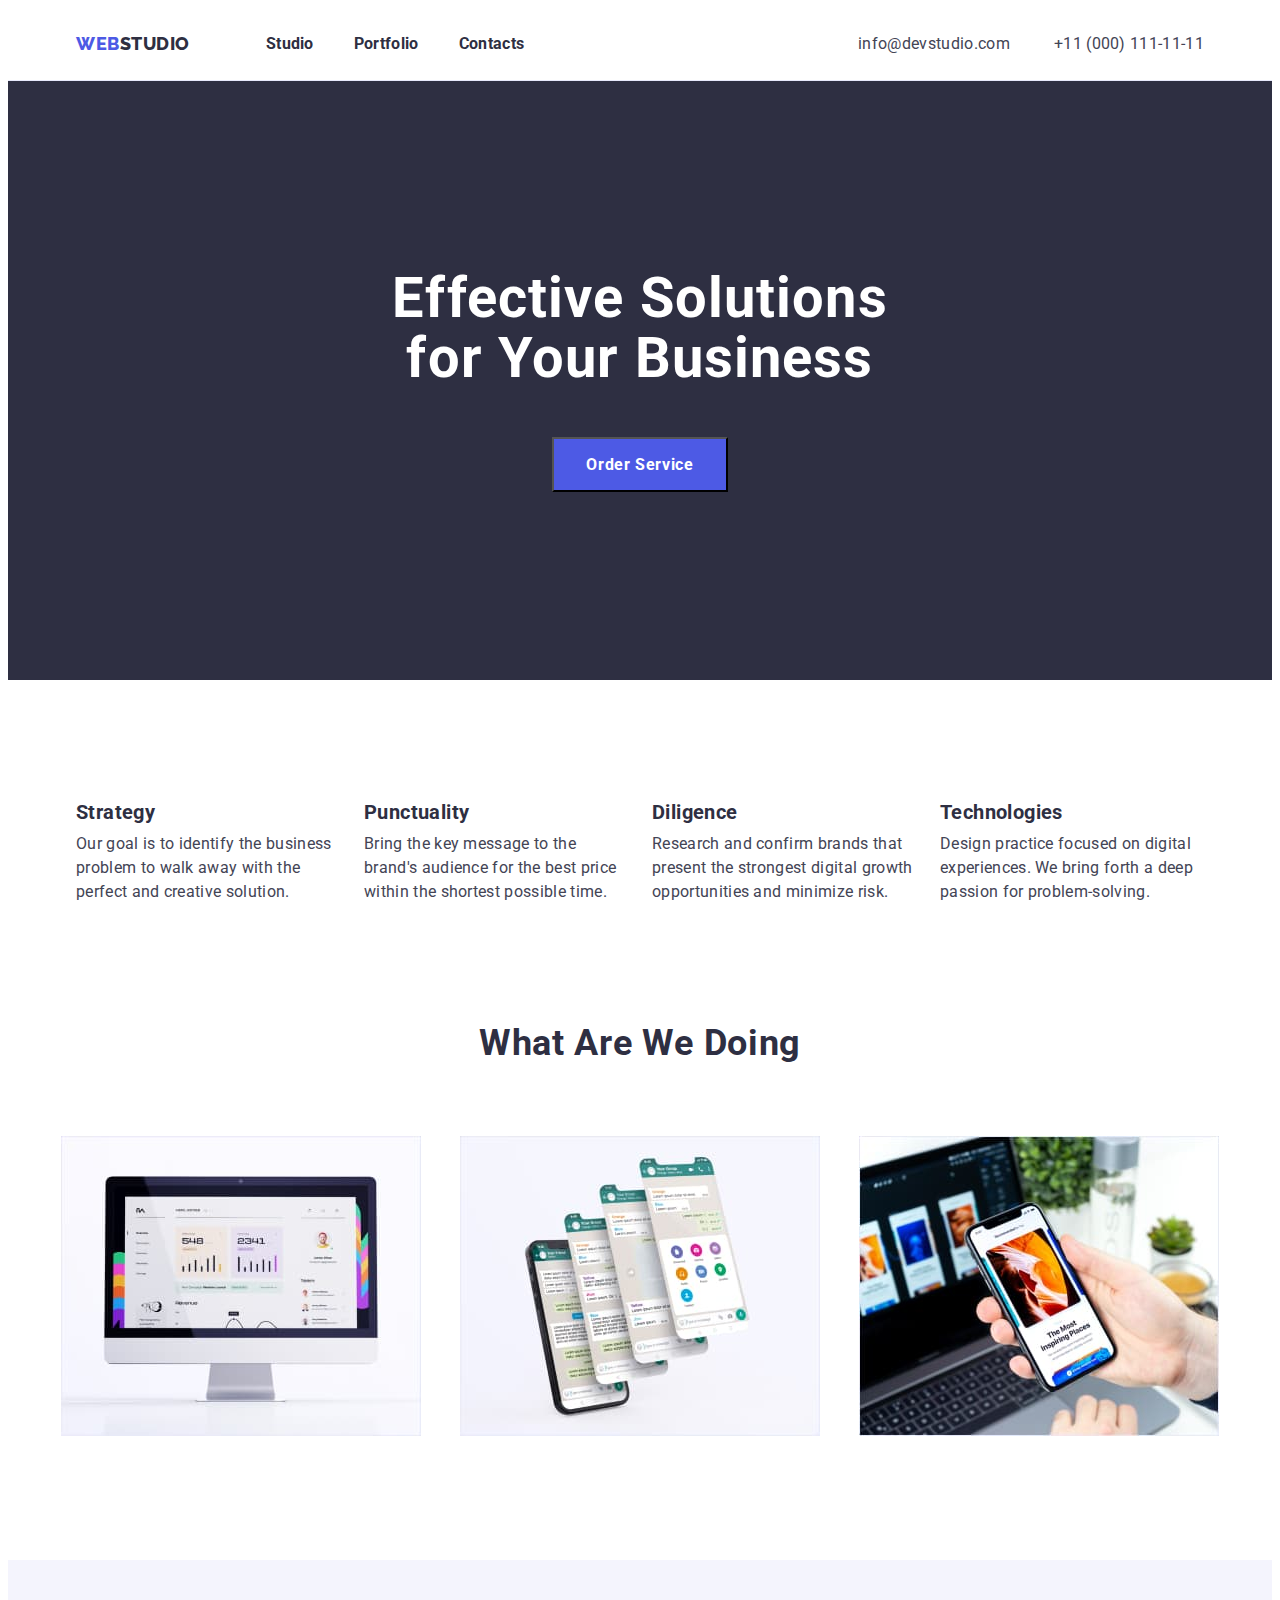
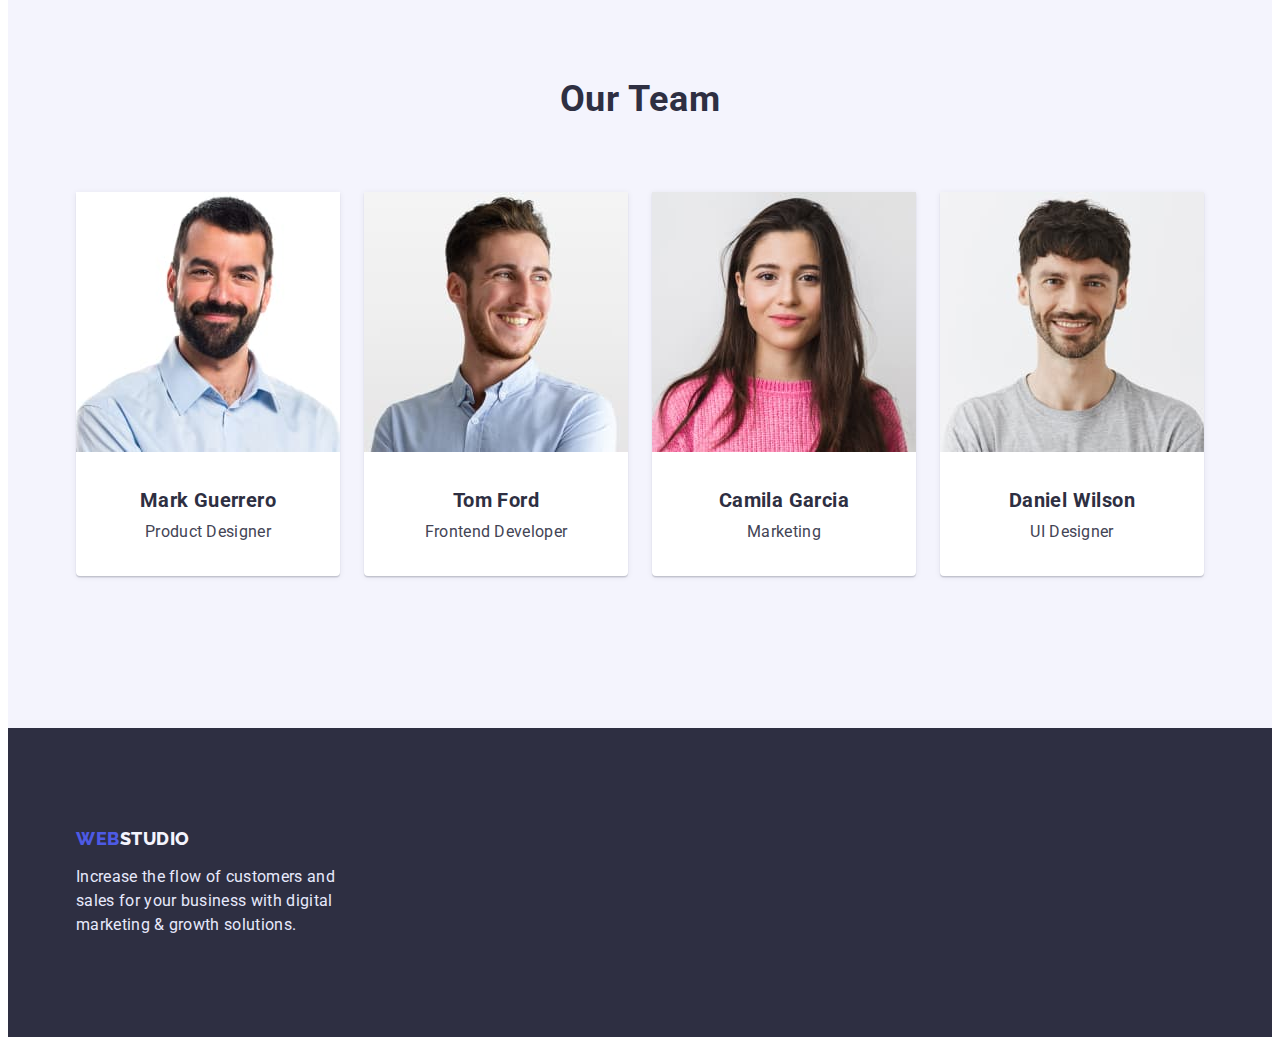
<file: index.html>
<!DOCTYPE html>
<html lang="en">
<head>
    <meta charset="UTF-8">
    <meta http-equiv="X-UA-Compatible" content="IE=edge">
    <meta name="viewport" content="width=device-width, initial-scale=1.0">
    <link rel="stylesheet" href="./css/styles.css">
    <link rel="preconnect" href="https://fonts.googleapis.com">
    <link rel="preconnect" href="https://fonts.gstatic.com" crossorigin>
    <link href="https://fonts.googleapis.com/css2?family=Raleway:wght@800&family=Roboto:wght@400;500;700&display=swap"
        rel="stylesheet">
    <link rel="stylesheet" href="https://cdnjs.cloudflare.com/ajax/libs/modern-normalize/1.1.0/modern-normalize.min.css"
        integrity="sha512-wpPYUAdjBVSE4KJnH1VR1HeZfpl1ub8YT/NKx4PuQ5NmX2tKuGu6U/JRp5y+Y8XG2tV+wKQpNHVUX03MfMFn9Q=="
        crossorigin="anonymous" referrerpolicy="no-referrer" />
    <title>goit-markup-hw-01</title>
</head>
<body class="site-body">
<header class="site-header">
    <div class="container header-container">
            <a href="Web Studio" class="web-studio-link link">Web <span class="link-studio">Studio</span></a>
            <nav class="header-navigation">
                <ul class="header-list list">
                    <li class="header-item"><a class="header-link link" href="Studio">Studio</a> </li>
                    <li class="header-item"><a class="header-link link" href="./portfolio.html" target="_blank"
                        rel="noopener norefferer nofollow">Portfolio</a> </li>
                    <li class="header-item"><a class="header-link link" href="Contacts">Contacts</a> </li>
                </ul>
            </nav>
            <div class="contact-info">
                <a class="header-mail link" href="mailto:info@devstudio.com">info@devstudio.com</a>
                <a class="header-tel link" href="tel:+110001111111">+11 (000) 111-11-11</a>
            </div>
    </div>
</header>
<main>
<section class="slogan">
    <div class="container">
        <h1 class="slogan-title">Effective Solutions <br> for Your Business</h1>
        <button class="slogan-btn" type="button">Order Service</button>
    </div>
</section>  
<div class="content">
    <section class="methodologies">
        <div class="container">
            <ul class="methodologies-list list">
                <li class="methodologies-item">
                    <h3 class="methodology-title">Strategy</h3>
                    <p class="methodology-description">Our goal is to identify the business
                        problem to walk away with the perfect and creative solution.</p>
                </li>
                <li class="methodologies-item">
                    <h3 class="methodology-title">Punctuality</h3>
                    <p class="methodology-description">Bring the key message to the brand's audience for the best price
                        within the
                        shortest possible time.</p>
                </li>
                <li class="methodologies-item">
                    <h3 class="methodology-title">Diligence</h3>
                    <p class="methodology-description">Research and confirm brands that present the strongest digital growth
                        opportunities and minimize risk.</p>
                </li>
                <li class="methodologies-item">
                    <h3 class="methodology-title">Technologies</h3>
                    <p class="methodology-description">Design practice focused on digital experiences. We bring forth a deep
                        passion
                        for problem-solving.</p>
                </li>
            </ul>
        </div>
    </section>
    <section class="about">
        <div class="container container-about">
            <h2 class="about-title">What are we doing</h2>
            <ul class="about-list list">
                <li><img src="./images/rectangle 71.jpg" alt="project" width="360" height="300"></li>
                <li><img src="./images/rectangle 71 (1).jpg" alt="project" width="360" height="300"></li>
                <li><img src="./images/rectangle 71 (2).jpg" alt="project" width="360" height="300"></li>
            </ul>
        </div>
    </section>
</div>

<section class="team">
    <div class="container container-team">
            <h2 class="team-title">Our Team</h2>
            <ul class="team-list list">
                <li class="team-item">
                    <img src="photo/Mark Guerrero.jpg" alt="Mark Guerrero photo" width="264" height="260">
                    <h3 class="team-member">Mark Guerrero</h3>
                    <p class="team-position">Product Designer</p>
                </li>
                <li class="team-item">
                    <img src="photo/Tom Ford.jpg" alt="Tom Ford photo" width="264" height="260">
                    <h3 class="team-member">Tom Ford</h3>
                    <p class="team-position">Frontend Developer</p>
                </li>
                <li class="team-item">
                    <img src="photo/Camila Garcia.jpg" alt="Camila Garcia photo" width="264" height="260">
                    <h3 class="team-member">Camila Garcia</h3>
                    <p class="team-position">Marketing</p>
                </li>
                <li class="team-item">
                    <img src="photo/Daniel Wilson.jpg" alt="Daniel Wilson photo" width="264" height="260">
                    <h3 class="team-member">Daniel Wilson</h3>
                    <p class="team-position">UI Designer</p>
                </li>
            </ul>
    </div>
</section>
</main> 
<footer class="site-footer">
    <div class="container">
            <a href="Web Studio" class="logo-studio-link link">Web <span class="studio-link">Studio</span></a>
            <p class="footer-after-link">Increase the flow of customers and sales for your business with digital marketing & growth solutions.</p>
    </div>
</footer>
</body>
</html>
</file>
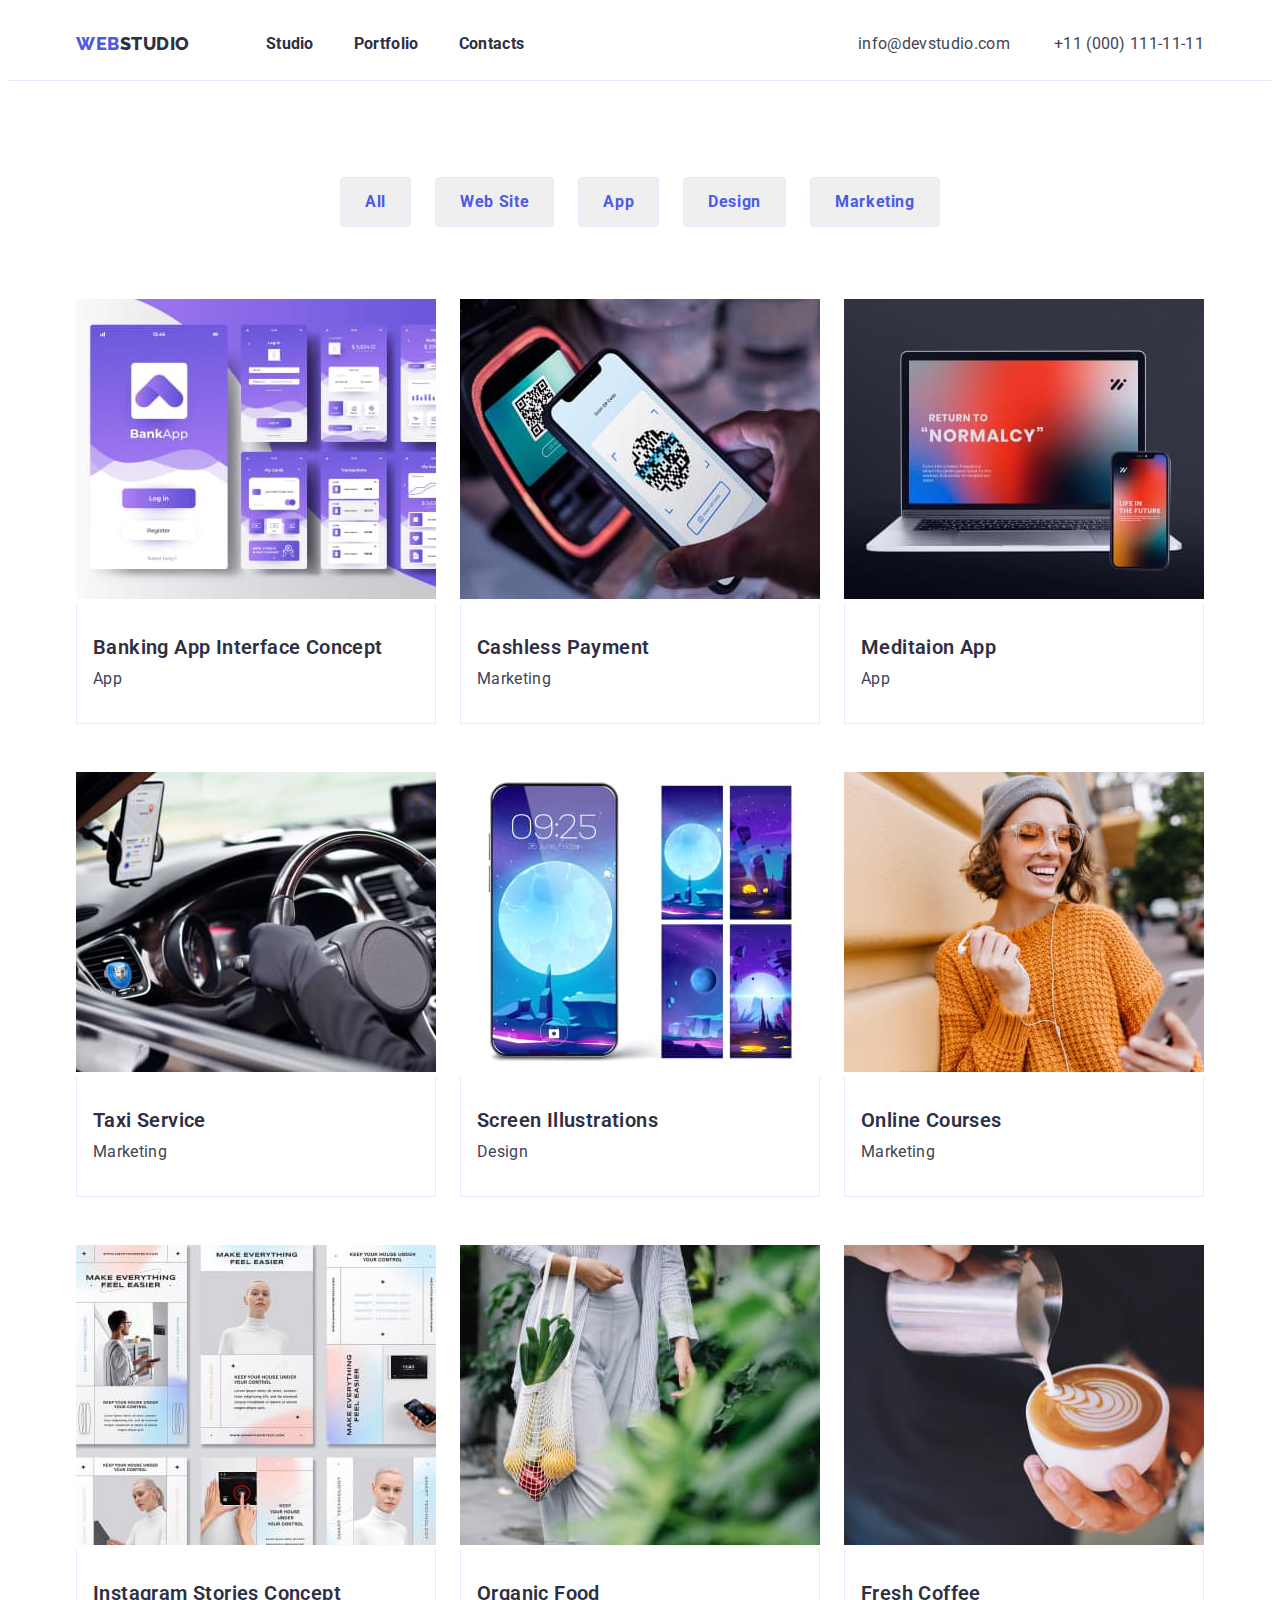
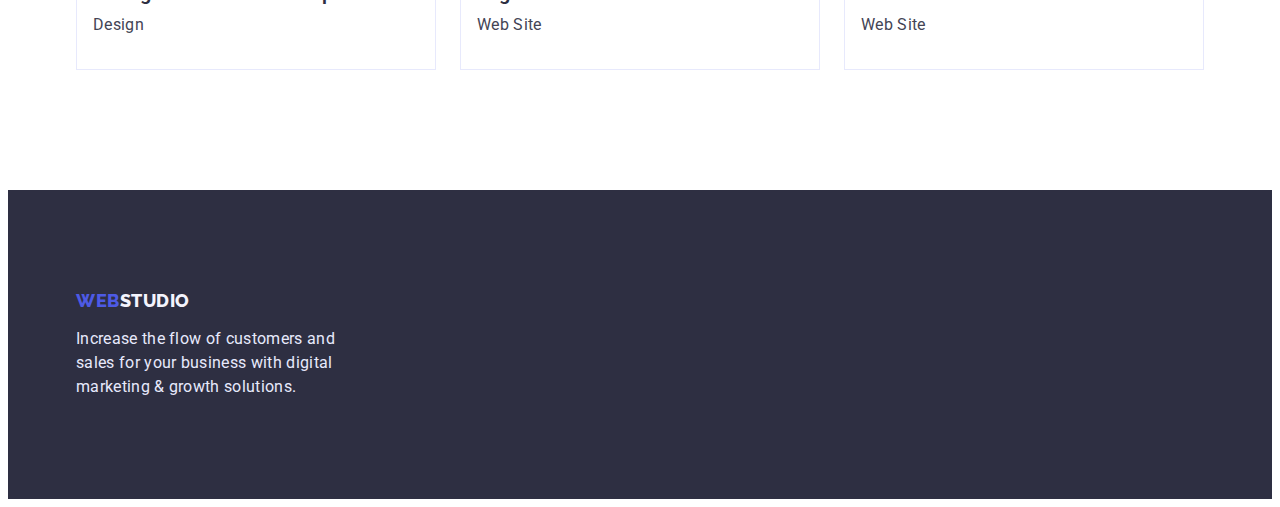
<file: portfolio.html>
<!DOCTYPE html>
<html lang="en">
<head>
    <meta charset="UTF-8">
    <meta http-equiv="X-UA-Compatible" content="IE=edge">
    <meta name="viewport" content="width=device-width, initial-scale=1.0">
    <link rel="stylesheet" href="./css/styles.css">
    <link rel="preconnect" href="https://fonts.googleapis.com">
    <link rel="preconnect" href="https://fonts.gstatic.com" crossorigin>
    <link href="https://fonts.googleapis.com/css2?family=Raleway:wght@800&family=Roboto:wght@400;500;700&display=swap" rel="stylesheet">
    <link rel="stylesheet" href="https://cdnjs.cloudflare.com/ajax/libs/modern-normalize/1.1.0/modern-normalize.min.css"
        integrity="sha512-wpPYUAdjBVSE4KJnH1VR1HeZfpl1ub8YT/NKx4PuQ5NmX2tKuGu6U/JRp5y+Y8XG2tV+wKQpNHVUX03MfMFn9Q=="
        crossorigin="anonymous" referrerpolicy="no-referrer" />
    <title>Portfolio</title>
</head>
<body class="portfolio-body">
<header class="site-header">
    <div class="container header-container">
        <a href="Web Studio" class="web-studio-link link">Web <span class="link-studio">Studio</span></a>
        <nav class="header-navigation">
            <ul class="header-list list">
                <li class="header-item"><a class="header-link link" href="Studio">Studio</a> </li>
                <li class="header-item"><a class="header-link link" href="./portfolio.html" target="_blank"
                        rel="noopener norefferer nofollow">Portfolio</a> </li>
                <li class="header-item"><a class="header-link link" href="Contacts">Contacts</a> </li>
            </ul>
        </nav>
        <div class="contact-info">
            <a class="header-mail link" href="mailto:info@devstudio.com">info@devstudio.com</a>
            <a class="header-tel link" href="tel:+110001111111">+11 (000) 111-11-11</a>
        </div>
    </div>
</header>
<main>
   <section class="service-nav">
    <div class="containeer">
        <ul class="service-nav-list list">
            <li class="service-nav-item">
                <button class="service-nav-btn" type="button">All</button>
            </li>
            <li class="service-nav-item">
                <button class="service-nav-btn" type="button">Web Site</button>
            </li>
            <li class="service-nav-item">
                <button class="service-nav-btn" type="button">App</button>
            </li>
            <li class="service-nav-item">
                <button class="service-nav-btn" type="button">Design</button>
            </li>
            <li class="service-nav-item">
                <button class="service-nav-btn" type="button">Marketing</button>
            </li>
        </ul>   
    </div>
   </section> 
   <section class="service">
    <div class="container container-service">
        <ul class="service-list list">
            <li class="service-item">
                <img src="./images/BankingApp.jpg" alt="Banking App Interface Concept" width="360" height="300">
                <div class="text-border">
                    <h3 class="service-title">Banking App Interface Concept</h3>
                    <p class="service-after-title">App</p>
                </div>
            </li>
            <li class="service-item">
                <img src="./images/CashlessPayment.jpg" alt="Cashless Payment" width="360" height="300">
                <div class="text-border">
                    <h3 class="service-title">Cashless Payment</h3>
                    <p class="service-after-title">Marketing</p>
                </div>
            </li>
            <li class="service-item">
                <img src="./images/MeditaionApp.jpg" alt="Meditaion App" width="360" height="300">
                <div class="text-border">
                    <h3 class="service-title">Meditaion App</h3>
                    <p class="service-after-title">App</p>
                </div>
            </li>
            <li class="service-item">
                <img src="./images/TaxiService.jpg" alt="Taxi Service" width="360" height="300">
                <div class="text-border">
                    <h3 class="service-title">Taxi Service</h3>
                    <p class="service-after-title">Marketing</p>
                </div>
            </li>
            <li class="service-item">
                <img src="./images/ScreenIllustrations.jpg" alt="Screen Illustrations" width="360" height="300">
                <div class="text-border">
                    <h3 class="service-title">Screen Illustrations</h3>
                    <p class="service-after-title">Design</p>
                </div>
                
            </li>
            <li class="service-item">
                <img src="./images/OnlineCourses.jpg" alt="Online Courses" width="360" height="300">
                <div class="text-border">
                    <h3 class="service-title">Online Courses</h3>
                    <p class="service-after-title">Marketing</p>
                </div>
                
            </li>
            <li class="service-item">
                <img src="./images/InstagramStories.jpg" alt="Instagram Stories Concept" width="360" height="300">
                <div class="text-border">
                    <h3 class="service-title">Instagram Stories Concept</h3>
                    <p class="service-after-title">Design</p>
                </div>
                
            </li>
            <li class="service-item">
                <img src="./images/OrganicFood.jpg" alt="Organic Food" width="360" height="300">
                <div class="text-border">
                    <h3 class="service-title">Organic Food</h3>
                    <p class="service-after-title">Web Site</p>
                </div>
                
            </li>
            <li class="service-item">
                <img src="./images/FreshCoffee.jpg" alt="Fresh Coffee" width="360" height="300">
                <div class="text-border">
                    <h3 class="service-title">Fresh Coffee</h3>
                    <p class="service-after-title">Web Site</p>
                </div>
                
            </li>
        </ul>
    </div>
   </section>
</main>
<footer class="site-footer">
    <div class="container">
            <a href="Web Studio" class="logo-studio-link link">Web <span class="studio-link">Studio</span></a>
            <p class="footer-after-link">Increase the flow of customers and sales for your business with digital marketing & growth solutions.</p>
    </div>
</footer>
</body>
</html>
</file>
<file: css/styles.css>
*, ::before, ::after {
        list-style: none;
        box-sizing: border-box;
}
h1,
h2,
h3,
h4,
h5,
h6,
p,
ul {
        margin: 0;
        padding: 0;
}
:root {
     --title-color: #2E2F42;
 }
 body {
    font-family: 'Roboto', sans-serif;
    color: #434455
}
.list {
    list-style: none;
}
.link {
    text-decoration: none;
}
.site-body{
}

.container {
        width: 1158px;
        padding-left: 15px;
        padding-right: 15px;
        margin: 0 auto;
}
/* Header */

.site-header {
        display: flex;
        background-color: #FFFFFF;
        border-bottom: 1px solid #E7E9FC;
}
.header-container {
        display: flex;
        align-items: center;
        height: 72px;
}

.web-studio-link {
        font-family: 'Raleway';
        font-style: normal;
        font-weight: 800;
        font-size: 18px;
        line-height: 1.33;
        display: flex;
        align-items: center;
        letter-spacing: 0.03em;
        text-transform: uppercase;
        color: #4D5AE5;
        
}
.link-studio {
        font-family: 'Raleway';
        font-style: normal;
        font-weight: 800;
        font-size: 18px;
        line-height: 1.33;
        display: flex;
        align-items: center;
        letter-spacing: 0.03em;
        text-transform: uppercase;
        color: #2E2F42;
        
}
.header-navigation {
        display: flex;
        
        
}
.header-list {  
        display: flex;
        margin-left: 76px;
        gap: 40px;
        
}
.header-item {
}
.header-link {
        font-weight: 700;
        font-size: 16px;
        line-height: 1.5;
        letter-spacing: 0.02em;
        color: #2E2F42;
}
.contact-info {
        margin-left: auto;
}
.header-mail {
        font-weight: 400;
        font-size: 16px;
        line-height: 1.5;
        letter-spacing: 0.02em;
        color: #434455;
        margin-right: 40px;
}
.header-mail:hover {
    color: skyblue;
}
.header-tel {
    font-weight: 400;
        font-size: 16px;
        line-height: 1.5;
        letter-spacing: 0.02em;
        color: #434455;
}
.header-tel:hover {
    color: skyblue;
}

/* Slogan */

.slogan {
        text-align: center;
        justify-content: center;
        background: #2E2F42;
}
.slogan-title {
        font-weight: 700;
        font-size: 56px;
        line-height: 1.07;
        letter-spacing: 0.02em;
        color: #FFFFFF;
        margin-bottom: 48px;
        padding-top: 188px;
        
}
.slogan-btn {
        font-family: 'Roboto', sans-serif; 
        font-style: normal;
        font-weight: 700;
        font-size: 16px;
        line-height: 1.19;
        display: flex;
        display: inline-block;
        padding: 16px 32px;
        text-align: center;
        letter-spacing: 0.04em;
        color: #FFFFFF;
        background-color: #4D5AE5;
        cursor: pointer;
        margin-bottom: 188px;
        
}

/* Methodologies */
.content {
}
.methodologies {     
}

.methodologies-list { 
        display: flex;
        flex-direction: row;
        padding-top: 120px;
        padding-bottom: 120px;
        gap: 24px     
}
.methodologies-item {
        width: 264px;
        height: 104px;
}
.methodology-title {
        font-style: normal;
        font-weight: 700;
        font-size: 20px;
        line-height: 1.20;
        letter-spacing: 0.02em;
        color: var(--title-color);
        margin-bottom: 8px;
}
.methodology-description {
        font-style: normal;
        font-weight: 400;
        font-size: 16px;
        line-height: 1.50;
        letter-spacing: 0.02em;
        color: #434455;
}

/* About */

.about {
}
.container-about {
        padding-left: 0;
        padding-right: 0;
}
.about-title {
        font-style: normal;
        font-weight: 700;
        font-size: 36px;
        line-height: 1.11;
        text-align: center;
        letter-spacing: 0.02em;
        text-transform: capitalize;
        color: var(--title-color);
        margin-bottom: 72px;
}
.about-list {
        display: flex;
        flex-direction: row;
        justify-content: space-between;
        padding-bottom: 120px;
}
.about-item {
}

/* Team */

.team {
        background-color: #F4F4FD
        
}
.team-title {
        font-style: normal;
        font-weight: 700;
        font-size: 36px;
        line-height: 1.11;
        text-align: center;
        letter-spacing: 0.02em;
        text-transform: capitalize;
        color: var(--title-color);
        padding-top: 120px;
        margin-bottom: 72px;
}
.team-list {
        display: flex;
        gap: 24px;
        padding-bottom: 152px;
        
}
.team-item {
        background-color: #FFFFFF;
        box-shadow: 0px 1px 6px rgba(46, 47, 66, 0.08), 0px 1px 1px rgba(46, 47, 66, 0.16), 0px 2px 1px rgba(46, 47, 66, 0.08);
        border-radius: 0px 0px 4px 4px;
}
.team-member {
        font-style: normal;
        font-weight: 700;
        font-size: 20px;
        line-height: 1.20;
        text-align: center;
        letter-spacing: 0.02em;
        color: #2E2F42;
        margin-top: 32px;
        margin-bottom: 8px;
}
.team-position {
        font-style: normal;
        font-weight: 400;
        font-size: 16px;
        line-height: 1.50;
        text-align: center;
        letter-spacing: 0.02em;
        color: #434455;
        margin-bottom: 32px;
        
}
.site-footer {
        background: #2E2F42
}
.logo-studio-link {
        font-family: 'Raleway', sans-serif;
        font-style: normal;
        font-weight: 800;
        font-size: 18px;
        line-height: 1.17;
        display: flex;
        align-items: center;
        letter-spacing: 0.03em;
        text-transform: uppercase;
        color: #4D5AE5;
        padding-top: 100px;
}
.studio-link {
        font-family: 'Raleway', sans-serif;
        font-style: normal;
        font-weight: 800;
        font-size: 18px;
        line-height: 1.17;
        display: flex;
        align-items: center;
        letter-spacing: 0.03em;
        text-transform: uppercase;
        color: #F4F4FD;
}
.footer-after-link {
        font-style: normal;
        font-weight: 400;
        font-size: 16px;
        line-height: 1.50;
        letter-spacing: 0.02em;
        color: #E7E9FC;
        width: 264px;
        margin-top: 16px;
        padding-bottom: 100px;
}
/* Portfolio */

/* Service navigation */

.service-nav { 
        margin-top: 96px;
        margin-bottom: 72px;        
}
.service-nav-list {
        display: flex;
        flex-direction: row;
        justify-content: center;
        gap: 24px
}

.service-nav-item {
}

.service-nav-btn {
        font-family: 'Roboto', sans-serif; 
        font-style: normal;
        font-weight: 700;
        font-size: 16px;
        line-height: 1.50;
        display: flex;
        display: block;
        text-align: center;
        letter-spacing: 0.04em;
        color: #4D5AE5;
        cursor: pointer;
        padding-top: 12px;
        padding-right: 24px;
        padding-bottom: 12px;
        padding-left: 24px;
        border: 1px solid #E7E9FC;
        border-radius: 4px;
        min-width: 69px;
        min-height: 48px;
}

.service-nav-btn:hover {
    color: #FFFFFF;
    background-color: #4D5AE5;    
}
.service {      
        background-color: #FFFFFF;
}
.container-service {     
        padding-bottom: 120px;
}

.service-list {
        display: flex;
        flex-direction: row;
        flex-wrap: wrap; 
}

.list {
}
.service-item {
        margin-right: 24px;
        margin-bottom: 48px;
}
.service-item:nth-child(3n) {
        margin-right: 0;
}
.service-item:nth-last-child(-n+3) {
        margin-bottom: 0;
}
.text-border {
        border-left: 1px solid #E7E9FC;
        border-right: 1px solid #E7E9FC;
        border-bottom: 1px solid #E7E9FC;  
}
.service-title {
        font-style: normal;
        font-weight: 600;
        font-size: 20px;
        line-height: 1.20;
        letter-spacing: 0.02em;
        color: var(--title-color);
        margin: 0px 0px 8px 16px;
        padding-top: 32px;
}

.service-after-title {
        font-style: normal;
        font-weight: 400;
        font-size: 16px;
        line-height: 1.50;
        letter-spacing: 0.02em;
        color: #434455;
        margin: 0px 0px 32px 16px;
}
</file>
